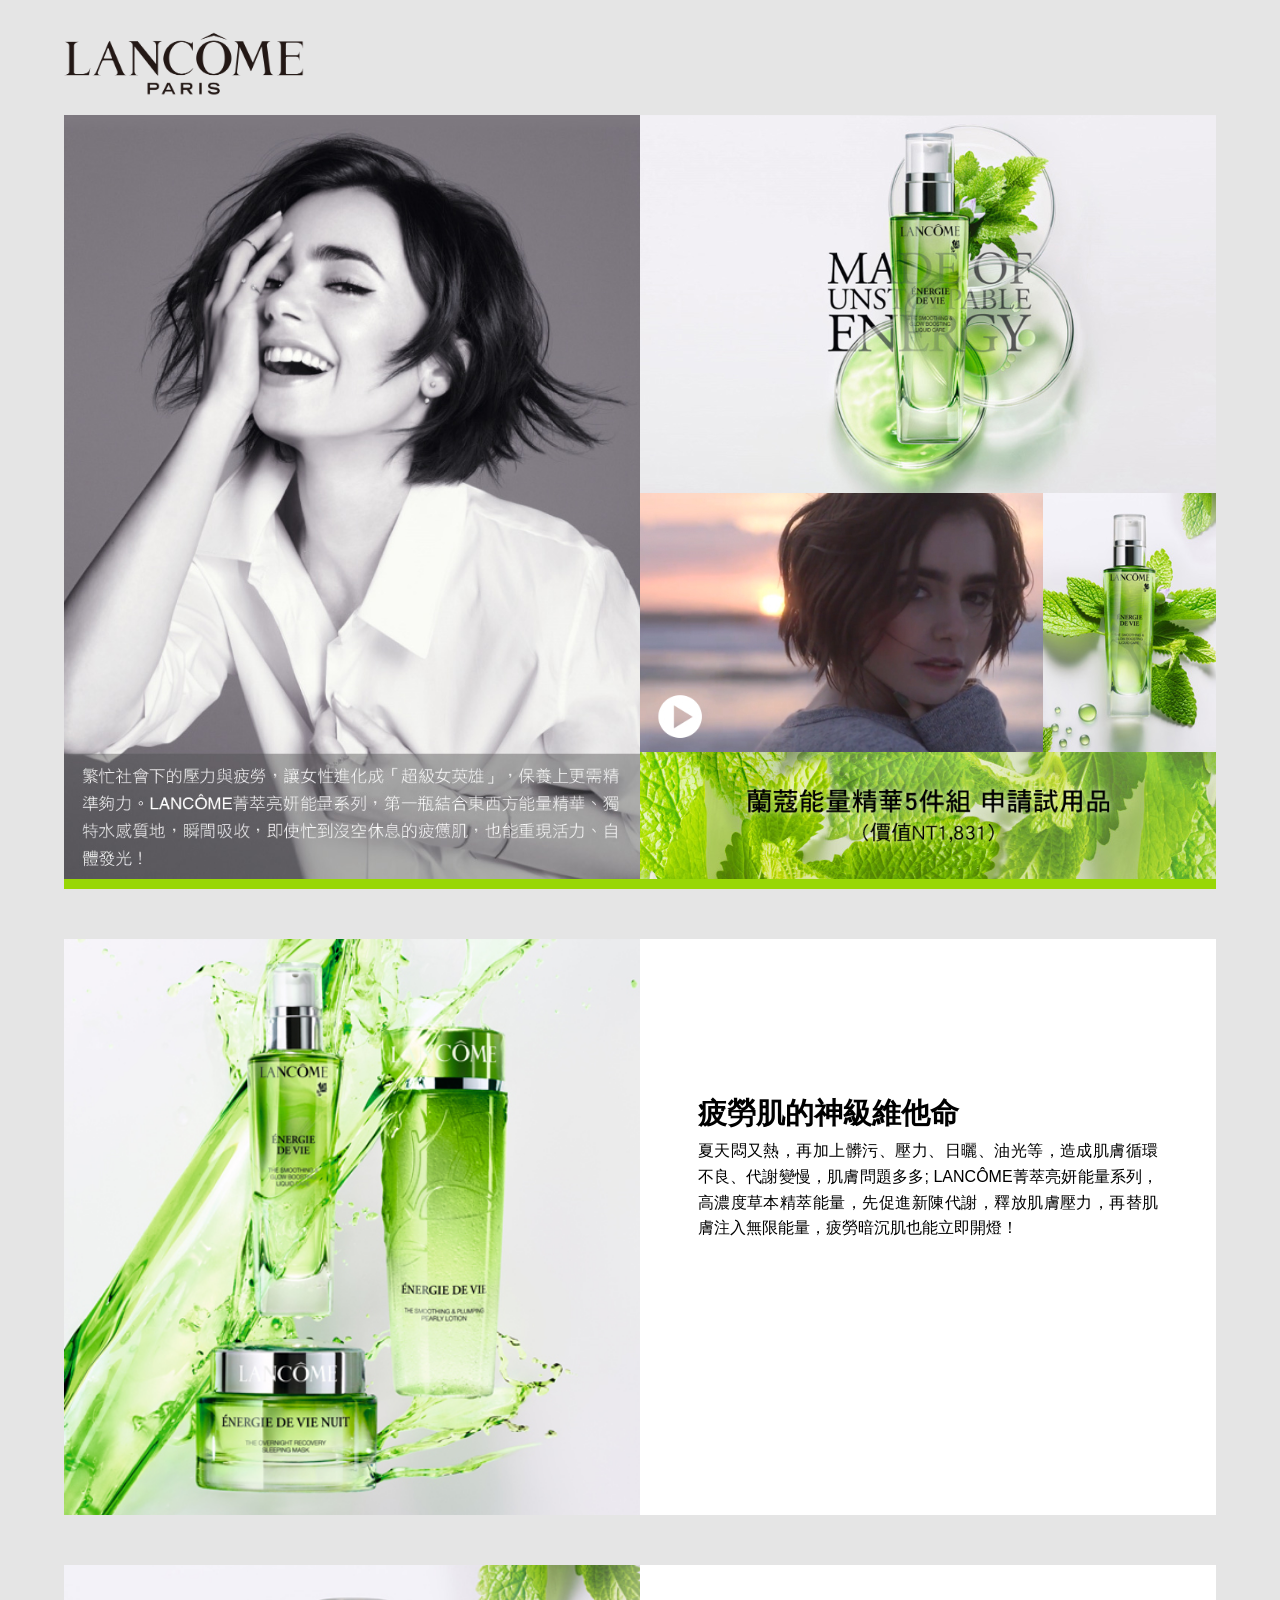
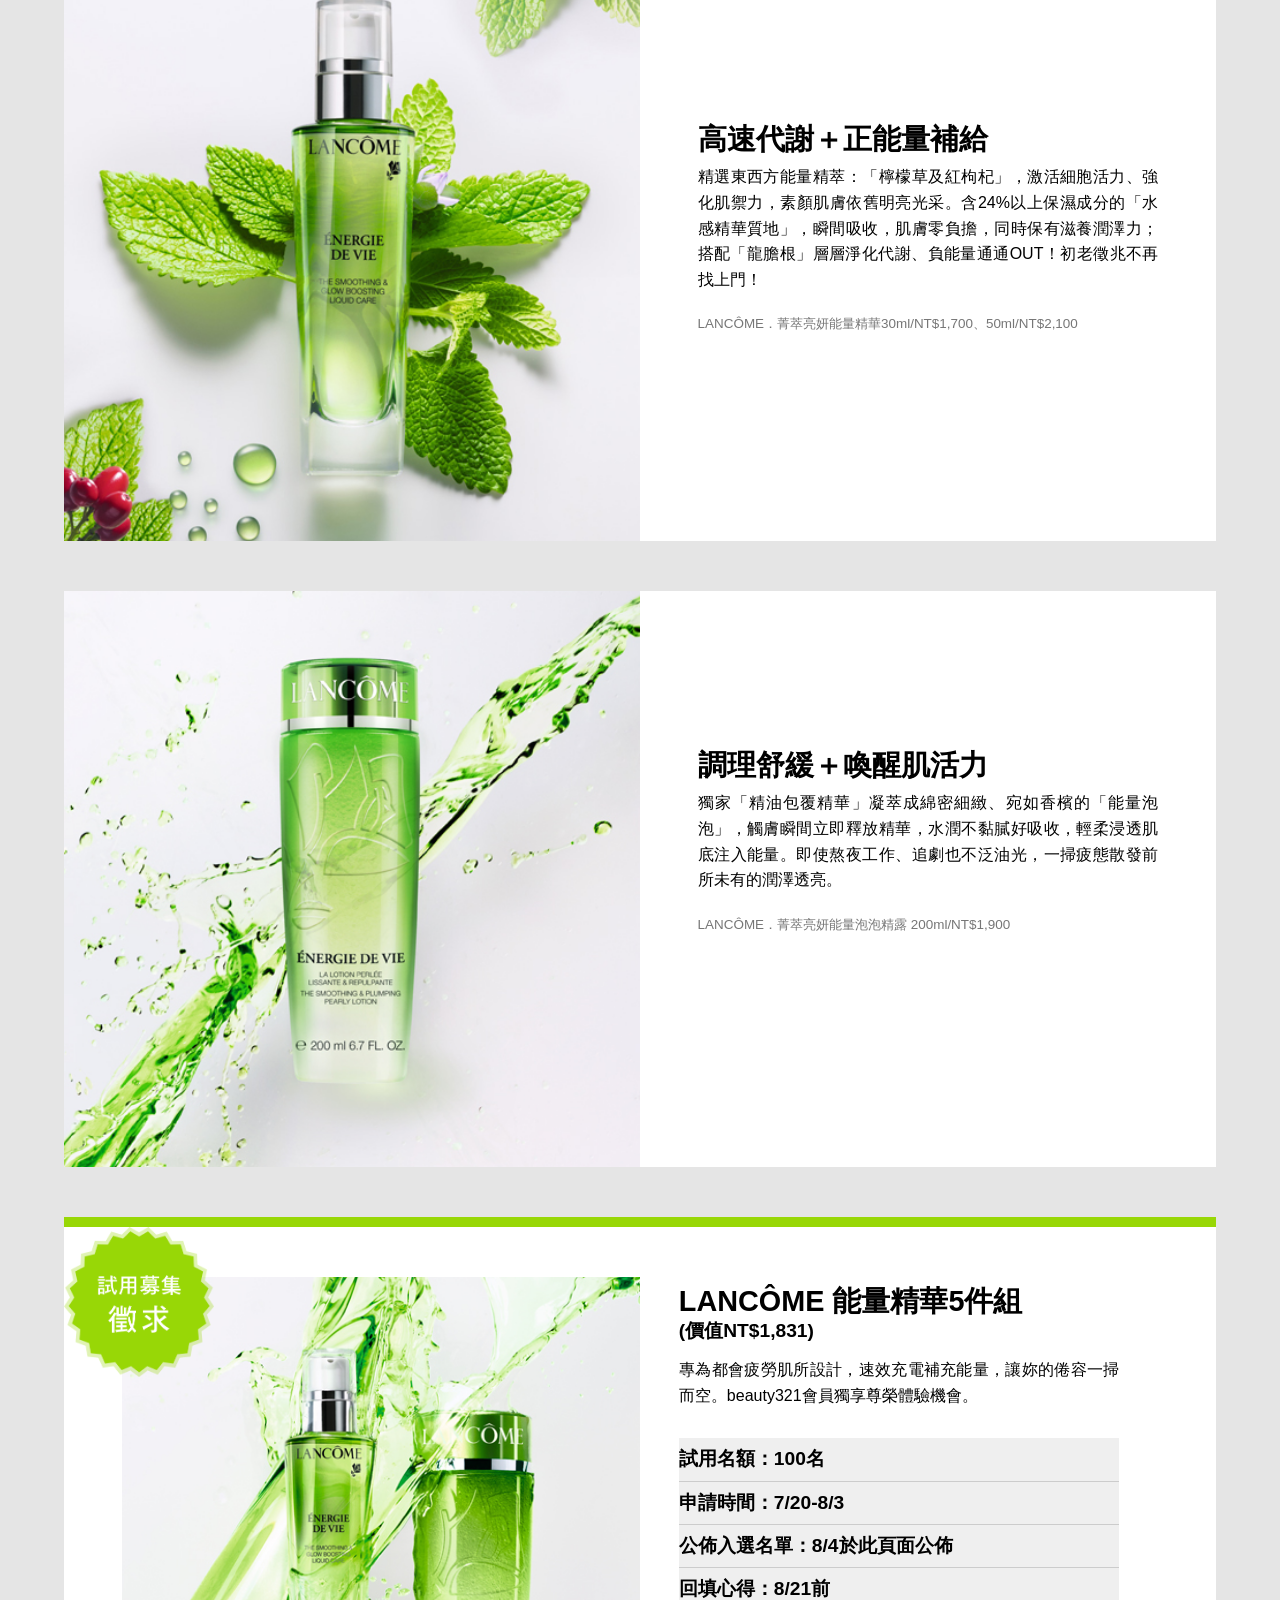
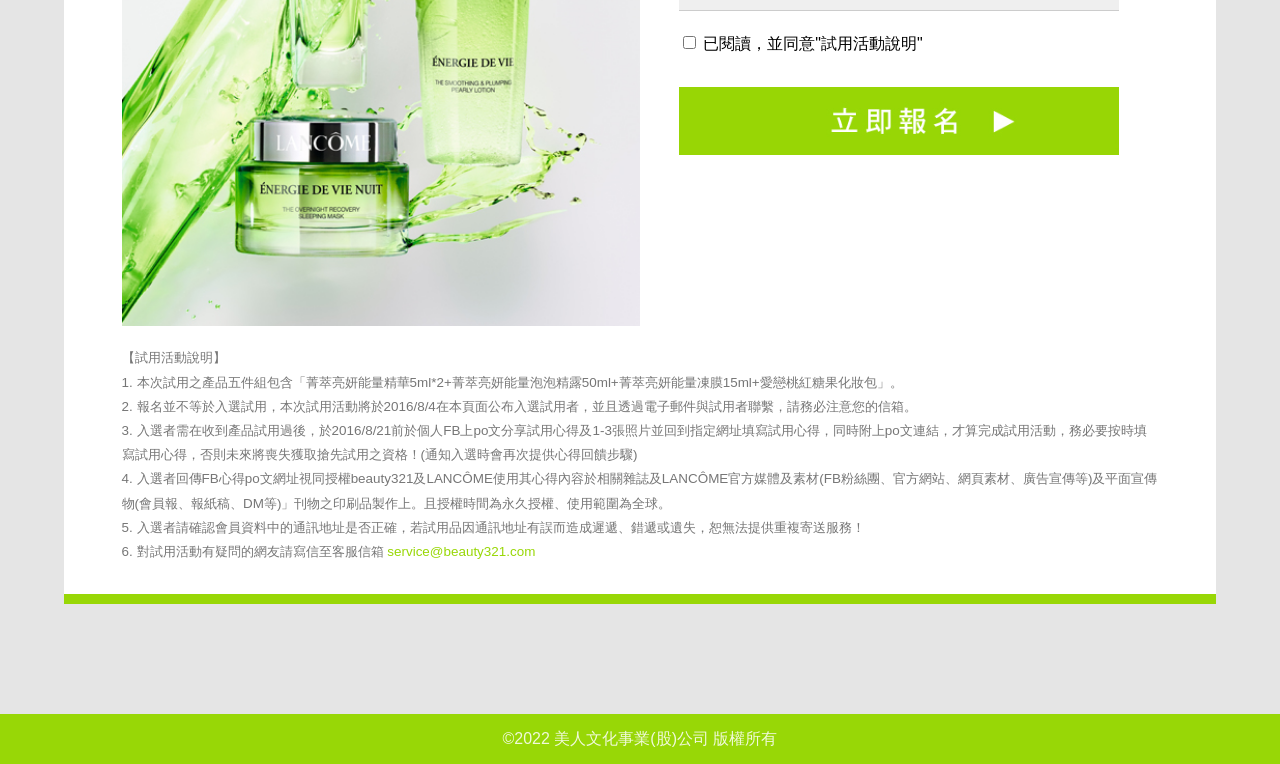
<file: lancome_rwd/index.html>
<!DOCTYPE html>
<html lang="en">

<head>
    <meta charset="UTF-8">
    <title>蘭蔻 菁萃亮妍 試用募集</title>
    <link rel="stylesheet" href="css/reset.css">
    <link rel="stylesheet" href="css/style.css">
    <script type="text/javascript" src="js/jquery.js"></script>
    <script type="text/javascript" src="js/index.js"></script>
    <script type="text/javascript" src="js/page-scroll.js"></script>
    <script type="text/javascript" src="js/jquery.easing.1.3.js"></script>
    <script src="js/jquery.poptrox.min.js"></script>
    <script>
    $(function() {

        var foo = $('.gallery');
        foo.poptrox({
            usePopupCaption: false
        });

    });
    </script>
    <meta name="viewport" content="width=device-width, initial-scale=1">
</head>

<body>
    <div id="wrapper">
        <div id="header">
            <div class="logo">
                <img src="images/logo.png">
            </div>
        </div>
        <div class="brand row">
            <div class="kv"></div>
            <div class="window">
                <div class="slide">
                </div>
                <div class="gallery row">
                    <a href="https://youtu.be/YedacxuZsOM" data-poptrox="youtube,800x480">
                        <div class="box1 box">
                            <div class="hover">點我看更多</div>
                        </div>
                    </a>
                    <div class="box2 box page-scroll" key="#frame3">
                        <div class="hover">點我看更多</div>
                    </div>
                    <div class="box3 box"></div>
                </div>
            </div>
        </div>
        <div class="product row">
            <div class="frame row">
                <div class="box4 box"></div>
                <div class="info">
                    <div class="txt">
                        <h2>疲勞肌的神級維他命</h2>
                        <p>夏天悶又熱，再加上髒污、壓力、日曬、油光等，造成肌膚循環不良、代謝變慢，肌膚問題多多; LANCÔME菁萃亮妍能量系列，高濃度草本精萃能量，先促進新陳代謝，釋放肌膚壓力，再替肌膚注入無限能量，疲勞暗沉肌也能立即開燈！
                        </p>
                    </div>
                </div>
            </div>
            <div class="frame row" id="frame3">
                <div class="box5 box"></div>
                <div class="info">
                    <div class="txt">
                        <h2>高速代謝＋正能量補給</h2>
                        <p>精選東西方能量精萃：「檸檬草及紅枸杞」，激活細胞活力、強化肌禦力，素顏肌膚依舊明亮光采。含24%以上保濕成分的「水感精華質地」，瞬間吸收，肌膚零負擔，同時保有滋養潤澤力；搭配「龍膽根」層層淨化代謝、負能量通通OUT！初老徵兆不再找上門！
                        </p>
                        <h5>LANCÔME．菁萃亮妍能量精華30ml/NT$1,700、50ml/NT$2,100</h5>
                    </div>
                </div>
            </div>
            <div class="frame row">
                <div class="box6 box"></div>
                <div class="info">
                    <div class="txt">
                        <h2>調理舒緩＋喚醒肌活力</h2>
                        <p>獨家「精油包覆精華」凝萃成綿密細緻、宛如香檳的「能量泡泡」，觸膚瞬間立即釋放精華，水潤不黏膩好吸收，輕柔浸透肌底注入能量。即使熬夜工作、追劇也不泛油光，一掃疲態散發前所未有的潤澤透亮。
                        </p>
                        <h5>LANCÔME．菁萃亮妍能量泡泡精露 200ml/NT$1,900</h5>
                    </div>
                </div>
            </div>
            <div class="frame row bottom">
                <img src="images/event01.png" class="event01">
                <div class="in row">
                    <img src="images/event03.jpg" class="img-responsive event">
                    <div class="event">
                        <div class="word">
                            <h2>LANCÔME 能量精華5件組</h2>
                            <h3>(價值NT$1,831)</h3>
                            <p>專為都會疲勞肌所設計，速效充電補充能量，讓妳的倦容一掃而空。beauty321會員獨享尊榮體驗機會。</p>
                            <div class="grey">
                                <h6>試用名額：100名</h6>
                                <h6>申請時間：7/20-8/3</h6>
                                <h6>公佈入選名單：8/4於此頁面公佈</h6>
                                <h6>回填心得：8/21前</h6>
                            </div>
                            <div class="checkbox">
                                <input id="cbox" type="checkbox">
                                <span>已閱讀，並同意"試用活動說明"</span>
                            </div>
                            <a href="#" class="event02">
                                <img src="images/event02.jpg" class="img-responsive">
                            </a>
                        </div>
                    </div>
                </div>
                <div class="in row">
                    <div class="action">
                        <h5>【試用活動說明】<br>
1. 本次試用之產品五件組包含「菁萃亮妍能量精華5ml*2+菁萃亮妍能量泡泡精露50ml+菁萃亮妍能量凍膜15ml+愛戀桃紅糖果化妝包」。<br> 2. 報名並不等於入選試用，本次試用活動將於2016/8/4在本頁面公布入選試用者，並且透過電子郵件與試用者聯繫，請務必注意您的信箱。<br>3. 入選者需在收到產品試用過後，於2016/8/21前於個人FB上po文分享試用心得及1-3張照片並回到指定網址填寫試用心得，同時附上po文連結，才算完成試用活動，務必要按時填寫試用心得，否則未來將喪失獲取搶先試用之資格！(通知入選時會再次提供心得回饋步驟)<br>
4. 入選者回傳FB心得po文網址視同授權beauty321及LANCÔME使用其心得內容於相關雜誌及LANCÔME官方媒體及素材(FB粉絲團、官方網站、網頁素材、廣告宣傳等)及平面宣傳物(會員報、報紙稿、DM等)」刊物之印刷品製作上。且授權時間為永久授權、使用範圍為全球。<br>5. 入選者請確認會員資料中的通訊地址是否正確，若試用品因通訊地址有誤而造成遲遞、錯遞或遺失，恕無法提供重複寄送服務！<br>6. 對試用活動有疑問的網友請寫信至客服信箱 <a href="" class="rule">service@beauty321.com</a>
                    </h5>
                    </div>
                </div>
            </div>
        </div>
    </div>
    <div id="footer">
        <a href="http://www.beauty321.com/" target="_blank">©2022 美人文化事業(股)公司 版權所有</a>
    </div>
</body>

</html>
</file>
<file: lancome_rwd/css/style.css>
body {
    background-color: #E5E5E5;
    font-size: 16px;
    line-height: 1.6;
    font-family: Microsoft JhengHei, sans-serif;
}

a {
    cursor: pointer;
    text-decoration: none;
    color: white;
}

.row:after {
    clear: both;
    display: block;
    content: " ";
}

.img-responsive {
    width: 100%;
}


/*font*/

p {
    text-align: justify;
}

h2 {
    margin-top: 150px;
    font-size: 1.8em;
    font-weight: 700;
    line-height: 1.7;
    text-align: justify;
}

h5 {
    color: #767676;
    font-size: 0.84em;
    font-weight: 400;
    line-height: 1.8;
    margin-top: 20px;
}

h6 {
    font-weight: bold;
    /* width: 370px;*/
    margin: 0 auto;
    font-size: 1.2em;
    line-height: 2.2;
    border-bottom: 1px solid #CCC;
}

#wrapper {
    width: 90%;
    background-color: #E5E5E5;
    margin: 0 auto;
    padding-top: 20px;
}


/*header*/

.logo img {
    width: 240px;
}


/*brand*/

.brand {
    width: 100%;
    /* background-color: red;*/
    border-bottom: solid 10px #98d706;
}

.kv {
    width: 50%;
    background-image: url(../images/kv.jpg);
    height: 0px;
    padding-bottom: 66.4%;
    background-size: cover;
    background-position: top center;
    float: left;
}

.window {
    width: 50%;
    float: right;
}

.slide {
    width: 100%;
    height: 0px;
    padding-bottom: 65.7%;
    background-position: center center;
    background-size: cover;
    background-image: url(../images/slide01.png);
}

.gallery {
    width: 100%;
}

.box {
    background-size: cover;
    background-position: center center;
    float: left;
    height: 0px;
}

.box1 {
    background-image: url(../images/btn-1.jpg);
    width: 70%;
    padding-bottom: 45%;
    cursor: pointer;
}

.box2 {
    background-image: url(../images/btn-2.jpg);
    width: 30%;
    padding-bottom: 45%;
    cursor: pointer;
}

.box3 {
    background-image: url(../images/btn-3.jpg);
    width: 100%;
    padding-bottom: 22.1%;
}

.hover {
    background-color: rgba(69, 128, 8, 0.5);
    color: white;
    text-align: center;
    line-height: 40px;
    display: block;
}


/*product*/

.product {
    margin-top: 50px;
    
}

.frame {
    
    margin: 0 auto;
    background-color: white;
    
    margin-bottom: 50px;
}

.in {
    width: 90%;
    padding-bottom: 10px;
    margin: 0 auto;
}

.in h5 {
    margin-top: 0px;
}

.box4 {
    background-image: url(../images/p01.jpg);
    width: 50%;
    padding-bottom: 50%;
}

.box5 {
    background-image: url(../images/p02.jpg);
    width: 50%;
    padding-bottom: 50%;
}

.box6 {
    background-image: url(../images/p03.jpg);
    width: 50%;
    padding-bottom: 50%;
}


/*info*/

.info {
    background-color: white;
    width: 50%;
    float: left;
}

.txt {
    width: 80%;
    margin: 0 auto;
}


/*event*/

.event {
    width: 50%;
    float: left;
    margin-top: 50px;
}

.event h2 {
    margin-top: 0px;
}

.event h3 {
    margin-top: -10px;
    font-size: 1.2em;
    font-weight: 700;
}

.event01 {
    display: block;
    position: absolute;
    /* width: 15%; */
    width: 150px;
}


/*word*/

.word {
    width: 85%;
    margin: 0 auto;
}

.word p {
    margin-top: 10px;
}

.grey {
    background-color: #efefef;
    margin-top: 30px;
}

.checkbox {
    margin-top: 20px;
}

a.event02 {
    margin-top: 30px;
    width: 100%;
    height: 100%;
    cursor: pointer;
    display: block;
}


/*action*/

.action {
    margin-top: 10px;
    margin-bottom: 20px;
}

.action a {
    color: #98d706;
    text-decoration: none;
}

.bottom {
    border-bottom: solid 10px #98d706;
    border-top: solid 10px #98d706;
    position: relative;
}


/*footer*/

#footer {
    clear: both;
    width: 100%;
    margin-top: 60px;
    background-color: #98d706;
    text-align: center;
}

#footer a {
    color: rgba(255, 255, 255, 0.85);
    text-decoration: none;
    line-height: 50px;
}

@media screen and (max-width: 1279px) {
    .frame {
        width: 100%;
    }
}

@media screen and (max-width: 1023px) {
    /*header*/
    .logo img {
        display: block;
        margin: 0 auto;
    }
    /*brand*/
    .kv {
        width: 100%;
    }
    .window {
        width: 100%;
    }
    /*box*/
    .box {
        width: 100%;
    }
    .box1 {
        width: 70%;
    }
    .box2 {
        width: 30%;
    }
    .box4 {
        padding-bottom: 100%;
    }
    .box5 {
        padding-bottom: 100%;
    }
    .box6 {
        padding-bottom: 100%;
    }
    /*event*/
    .event {
        width: 100%;
        margin-top: -35px;
    }
    .event h3 {
        margin-top: 0px;
    }
    .event01 {
        position: static;
        margin: 0 auto;
    }
    /*info*/
    .info {
        width: 100%;
    }
    .word {
        width: 100%;
        margin-top: 50px;
    }
    .txt {
        margin: 20px auto;
        width: 90%;
    }
    /*font*/
    h2 {
        margin-top: 0px;
        font-size: 1.5em;
        line-height: 1.4;
    }
    h6 {
        line-height: 1.5;
    }
}
</file>
